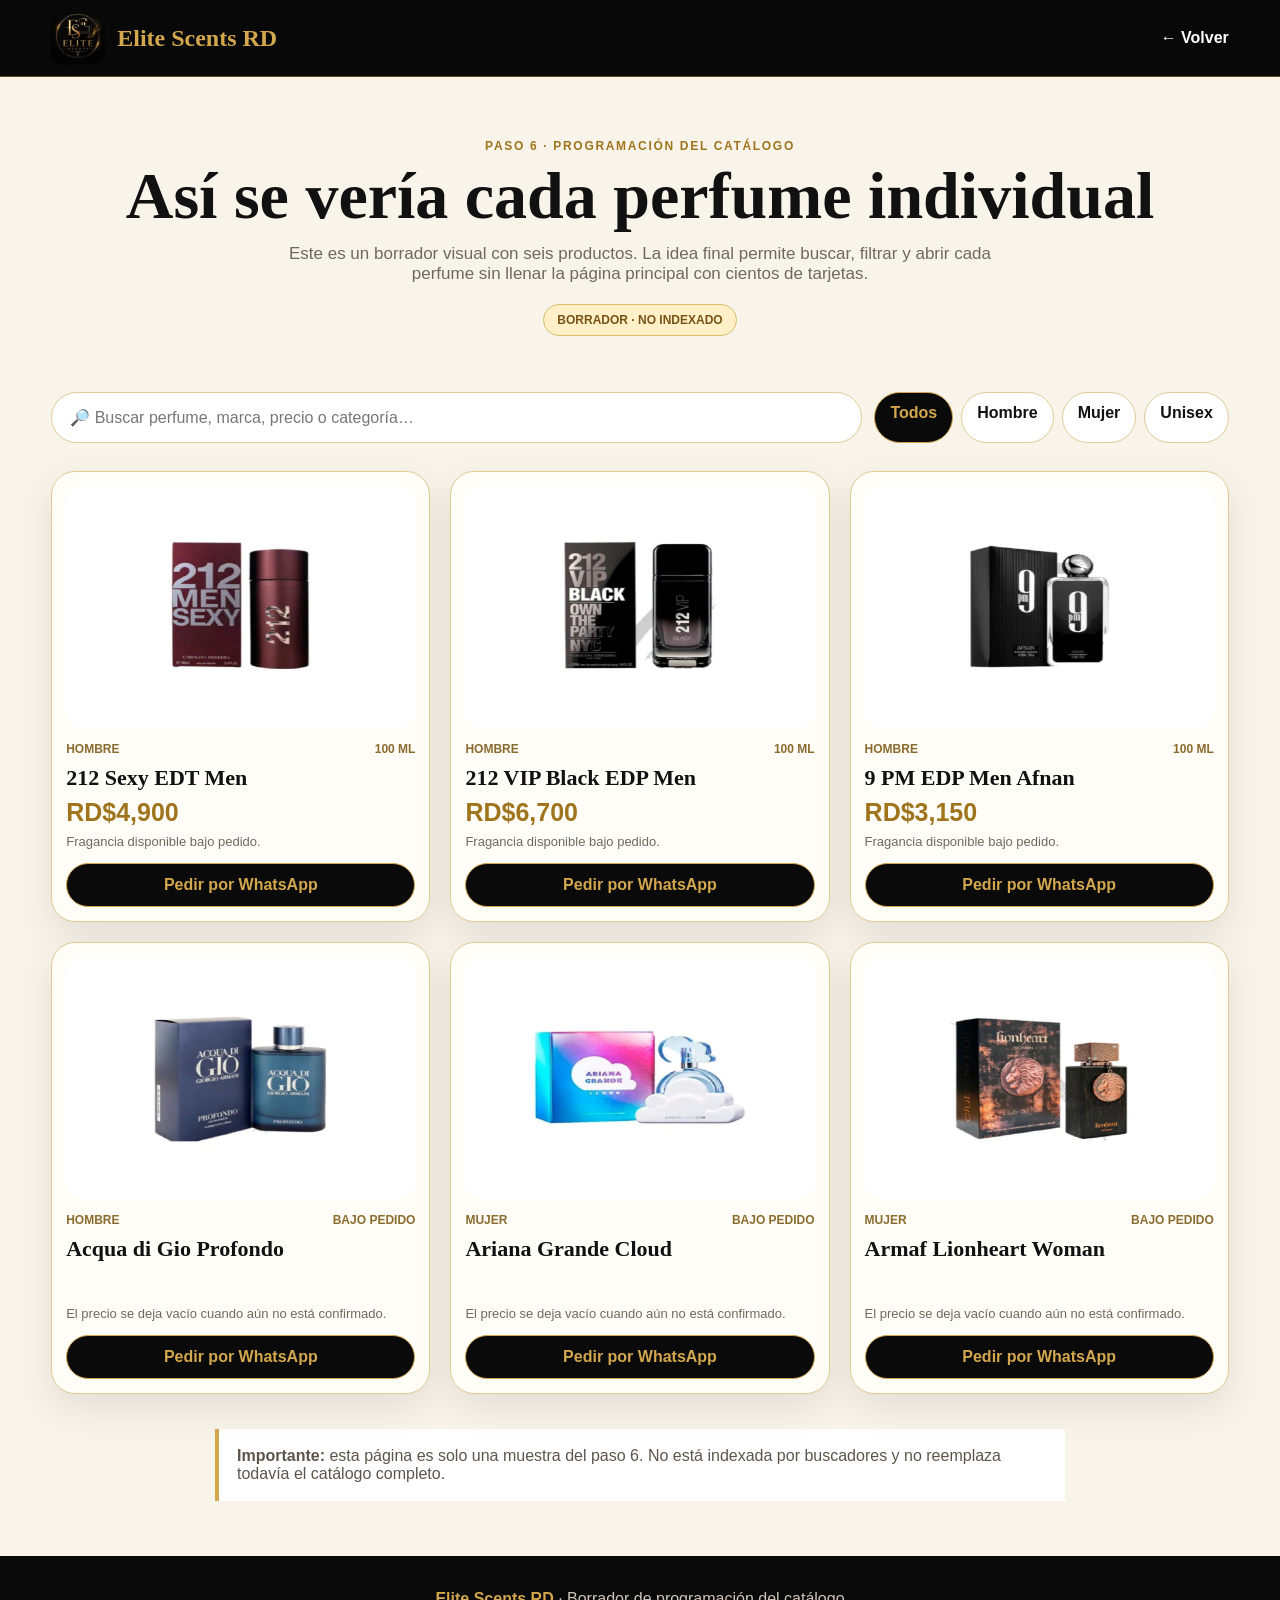
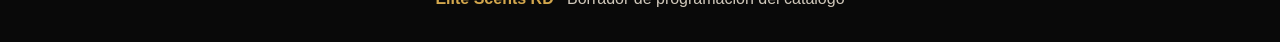
<file: borrador-paso-6.html>
<!doctype html>
<html lang="es">
<head>
<meta charset="utf-8">
<meta name="viewport" content="width=device-width,initial-scale=1">
<meta name="robots" content="noindex,nofollow">
<meta name="referrer" content="strict-origin-when-cross-origin">
<meta http-equiv="Content-Security-Policy" content="default-src 'self'; base-uri 'self'; object-src 'none'; form-action 'none'; img-src 'self' data:; style-src 'self' 'unsafe-inline'; script-src 'none'; connect-src 'none'; frame-src 'none'; media-src 'none'; worker-src 'none'; upgrade-insecure-requests">
<link rel="icon" href="favicon.png?v=6" type="image/png">
<title>Borrador Paso 6 | Elite Scents RD</title>
<style>
:root{--black:#080808;--gold:#d3a74d;--gold2:#9f741d;--cream:#f8f4ea;--card:#fffdf8;--line:#dfcb94;--muted:#71685e;--shadow:0 14px 38px rgba(0,0,0,.09)}*{box-sizing:border-box}body{margin:0;background:var(--cream);color:#111;font-family:Arial,Helvetica,sans-serif}.top{background:#080808;border-bottom:1px solid rgba(211,167,77,.4)}.wrap{width:min(1180px,92%);margin:auto}.topin{height:76px;display:flex;align-items:center;justify-content:space-between;gap:15px}.brand{display:flex;align-items:center;gap:12px;color:var(--gold);font:700 24px Georgia,serif;text-decoration:none}.brand img{width:54px;height:54px;border-radius:13px;object-fit:cover}.back{color:#fff;text-decoration:none;font-weight:800}.hero{text-align:center;padding:62px 0 34px}.k{color:var(--gold2);font-weight:900;letter-spacing:.14em;font-size:12px}.hero h1{font:700 clamp(38px,6vw,66px)/1 Georgia,serif;margin:10px 0 15px}.hero p{max-width:760px;margin:auto;color:var(--muted);font-size:17px}.draft{display:inline-block;margin-top:20px;padding:8px 13px;border-radius:999px;background:#fff0c8;color:#795316;font-weight:900;font-size:12px;border:1px solid #dfbd6d}.tools{display:grid;grid-template-columns:1fr auto;gap:12px;margin:22px 0 28px}.search{padding:15px 18px;border:1px solid var(--line);border-radius:999px;background:#fff;color:#777}.filters{display:flex;gap:8px;flex-wrap:wrap}.chip{padding:11px 15px;border:1px solid var(--line);border-radius:999px;background:#fff;font-weight:800}.chip.active{background:#0b0a0a;color:var(--gold);border-color:var(--gold)}.grid{display:grid;grid-template-columns:repeat(3,1fr);gap:20px;padding-bottom:70px}.card{background:var(--card);border:1px solid var(--line);border-radius:24px;padding:14px;box-shadow:var(--shadow);display:flex;flex-direction:column}.photo{width:100%;aspect-ratio:1.45;background-image:url('featured.webp');background-size:300% 200%;background-repeat:no-repeat;background-color:#fff;border-radius:17px}.meta{display:flex;justify-content:space-between;color:#8b6b2e;font-size:12px;font-weight:900;margin-top:15px}.card h3{font:700 22px/1.12 Georgia,serif;margin:10px 0 8px}.price{font-size:25px;font-weight:900;color:var(--gold2);min-height:31px}.desc{color:var(--muted);font-size:13px;margin:5px 0 14px}.cta{display:block;text-align:center;background:#0b0a0a;color:var(--gold);border:1px solid var(--gold);padding:12px 14px;border-radius:999px;font-weight:900;text-decoration:none;margin-top:auto}.note{max-width:850px;margin:-35px auto 55px;padding:18px;border-left:4px solid var(--gold);background:#fff;color:#5d554b}.foot{background:#090909;color:#cfc7ba;text-align:center;padding:34px 20px}.foot strong{color:var(--gold)}@media(max-width:850px){.tools{grid-template-columns:1fr}.grid{grid-template-columns:repeat(2,1fr)}}@media(max-width:560px){.topin{height:70px}.brand{font-size:18px}.brand img{width:44px;height:44px}.back{font-size:12px}.grid{grid-template-columns:1fr}}
</style>
</head>
<body>
<header class="top"><div class="wrap topin"><a class="brand" href="./"><img src="logo.webp" alt="Logo de Elite Scents RD">Elite Scents RD</a><a class="back" href="./">← Volver</a></div></header>
<main class="wrap">
<section class="hero"><div class="k">PASO 6 · PROGRAMACIÓN DEL CATÁLOGO</div><h1>Así se vería cada perfume individual</h1><p>Este es un borrador visual con seis productos. La idea final permite buscar, filtrar y abrir cada perfume sin llenar la página principal con cientos de tarjetas.</p><span class="draft">BORRADOR · NO INDEXADO</span></section>
<div class="tools"><div class="search">🔎 Buscar perfume, marca, precio o categoría…</div><div class="filters"><span class="chip active">Todos</span><span class="chip">Hombre</span><span class="chip">Mujer</span><span class="chip">Unisex</span></div></div>
<section class="grid">
<article class="card"><div class="photo" style="background-position:0% 0%"></div><div class="meta"><span>HOMBRE</span><span>100 ML</span></div><h3>212 Sexy EDT Men</h3><div class="price">RD$4,900</div><p class="desc">Fragancia disponible bajo pedido.</p><a class="cta" href="https://wa.me/18094333348?text=Hola%20Elite%20Scents%20RD%2C%20me%20interesa%20212%20Sexy%20EDT%20Men" target="_blank" rel="noopener noreferrer">Pedir por WhatsApp</a></article>
<article class="card"><div class="photo" style="background-position:50% 0%"></div><div class="meta"><span>HOMBRE</span><span>100 ML</span></div><h3>212 VIP Black EDP Men</h3><div class="price">RD$6,700</div><p class="desc">Fragancia disponible bajo pedido.</p><a class="cta" href="https://wa.me/18094333348?text=Hola%20Elite%20Scents%20RD%2C%20me%20interesa%20212%20VIP%20Black%20EDP%20Men" target="_blank" rel="noopener noreferrer">Pedir por WhatsApp</a></article>
<article class="card"><div class="photo" style="background-position:100% 0%"></div><div class="meta"><span>HOMBRE</span><span>100 ML</span></div><h3>9 PM EDP Men Afnan</h3><div class="price">RD$3,150</div><p class="desc">Fragancia disponible bajo pedido.</p><a class="cta" href="https://wa.me/18094333348?text=Hola%20Elite%20Scents%20RD%2C%20me%20interesa%209%20PM%20EDP%20Men%20Afnan" target="_blank" rel="noopener noreferrer">Pedir por WhatsApp</a></article>
<article class="card"><div class="photo" style="background-position:0% 100%"></div><div class="meta"><span>HOMBRE</span><span>BAJO PEDIDO</span></div><h3>Acqua di Gio Profondo</h3><div class="price"></div><p class="desc">El precio se deja vacío cuando aún no está confirmado.</p><a class="cta" href="https://wa.me/18094333348?text=Hola%20Elite%20Scents%20RD%2C%20me%20interesa%20Acqua%20di%20Gio%20Profondo" target="_blank" rel="noopener noreferrer">Pedir por WhatsApp</a></article>
<article class="card"><div class="photo" style="background-position:50% 100%"></div><div class="meta"><span>MUJER</span><span>BAJO PEDIDO</span></div><h3>Ariana Grande Cloud</h3><div class="price"></div><p class="desc">El precio se deja vacío cuando aún no está confirmado.</p><a class="cta" href="https://wa.me/18094333348?text=Hola%20Elite%20Scents%20RD%2C%20me%20interesa%20Ariana%20Grande%20Cloud" target="_blank" rel="noopener noreferrer">Pedir por WhatsApp</a></article>
<article class="card"><div class="photo" style="background-position:100% 100%"></div><div class="meta"><span>MUJER</span><span>BAJO PEDIDO</span></div><h3>Armaf Lionheart Woman</h3><div class="price"></div><p class="desc">El precio se deja vacío cuando aún no está confirmado.</p><a class="cta" href="https://wa.me/18094333348?text=Hola%20Elite%20Scents%20RD%2C%20me%20interesa%20Armaf%20Lionheart%20Woman" target="_blank" rel="noopener noreferrer">Pedir por WhatsApp</a></article>
</section>
<div class="note"><strong>Importante:</strong> esta página es solo una muestra del paso 6. No está indexada por buscadores y no reemplaza todavía el catálogo completo.</div>
</main>
<footer class="foot"><strong>Elite Scents RD</strong> · Borrador de programación del catálogo</footer>
</body></html>
</file>
